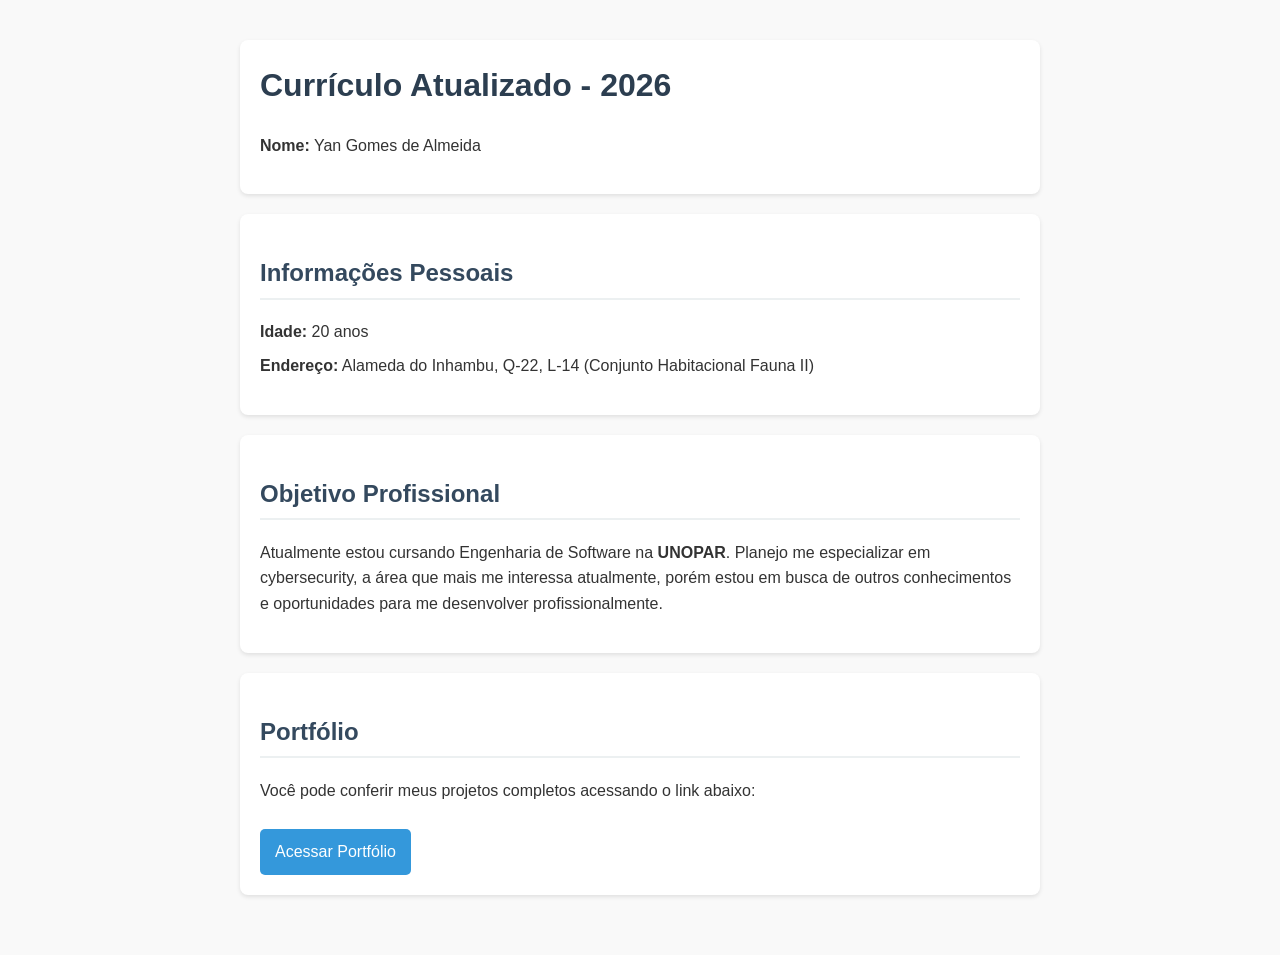
<file: Lucas/HTML/index.html>
<!DOCTYPE html>
<html lang="pt-BR">

<head>
    <meta charset="UTF-8">
    <meta name="viewport" content="width=device-width, initial-scale=1.0">
    <title>Currículo - Yan Gomes de Almeida</title>
    <link rel="stylesheet" href="../CSS/style.css">
</head>

<body>

    <header>
        <h1>Currículo Atualizado - 2026</h1>
        <p><strong>Nome:</strong> Yan Gomes de Almeida</p>
    </header>

    <main>
        <section class="dados-pessoais">
            <h2>Informações Pessoais</h2>
            <ul>
                <li><strong>Idade:</strong> 20 anos</li>
                <li><strong>Endereço:</strong> Alameda do Inhambu, Q-22, L-14 (Conjunto Habitacional Fauna II)</li>
            </ul>
        </section>

        <section class="objetivo">
            <h2>Objetivo Profissional</h2>
            <p>Atualmente estou cursando Engenharia de Software na <strong>UNOPAR</strong>. Planejo me especializar em
                cybersecurity, a área que mais me interessa atualmente, porém estou em busca de outros conhecimentos e
                oportunidades para me desenvolver profissionalmente.</p>
        </section>

        <section class="portfolio">
            <h2>Portfólio</h2>
            <p>Você pode conferir meus projetos completos acessando o link abaixo:</p>
            <a href="https://github.com/yangomes98/Aprendendo-HTML.git" target="_blank" class="btn-portfolio">Acessar
                Portfólio</a>
        </section>
    </main>

</body>

</html>
</file>
<file: Lucas/CSS/style.css>
body {
    font-family: Arial, sans-serif;
    line-height: 1.6;
    color: #333;
    max-width: 800px;
    margin: 20px auto;
    padding: 20px;
    background-color: #f9f9f9;
}

header {
    background: #fff;
    padding: 20px;
    border-radius: 8px;
    box-shadow: 0 2px 4px rgba(0, 0, 0, 0.1);
    margin-bottom: 20px;
}

h1 {
    color: #2c3e50;
    margin-top: 0;
}

section {
    background: #fff;
    padding: 20px;
    border-radius: 8px;
    box-shadow: 0 2px 4px rgba(0, 0, 0, 0.1);
    margin-bottom: 20px;
}

h2 {
    color: #34495e;
    border-bottom: 2px solid #ecf0f1;
    padding-bottom: 5px;
}

ul {
    list-style-type: none;
    padding: 0;
}

li {
    margin-bottom: 8px;
}

.btn-portfolio {
    display: inline-block;
    background-color: #3498db;
    color: white;
    padding: 10px 15px;
    text-decoration: none;
    border-radius: 5px;
    margin-top: 10px;
}

.btn-portfolio:hover {
    background-color: #2980b9;
}
</file>
